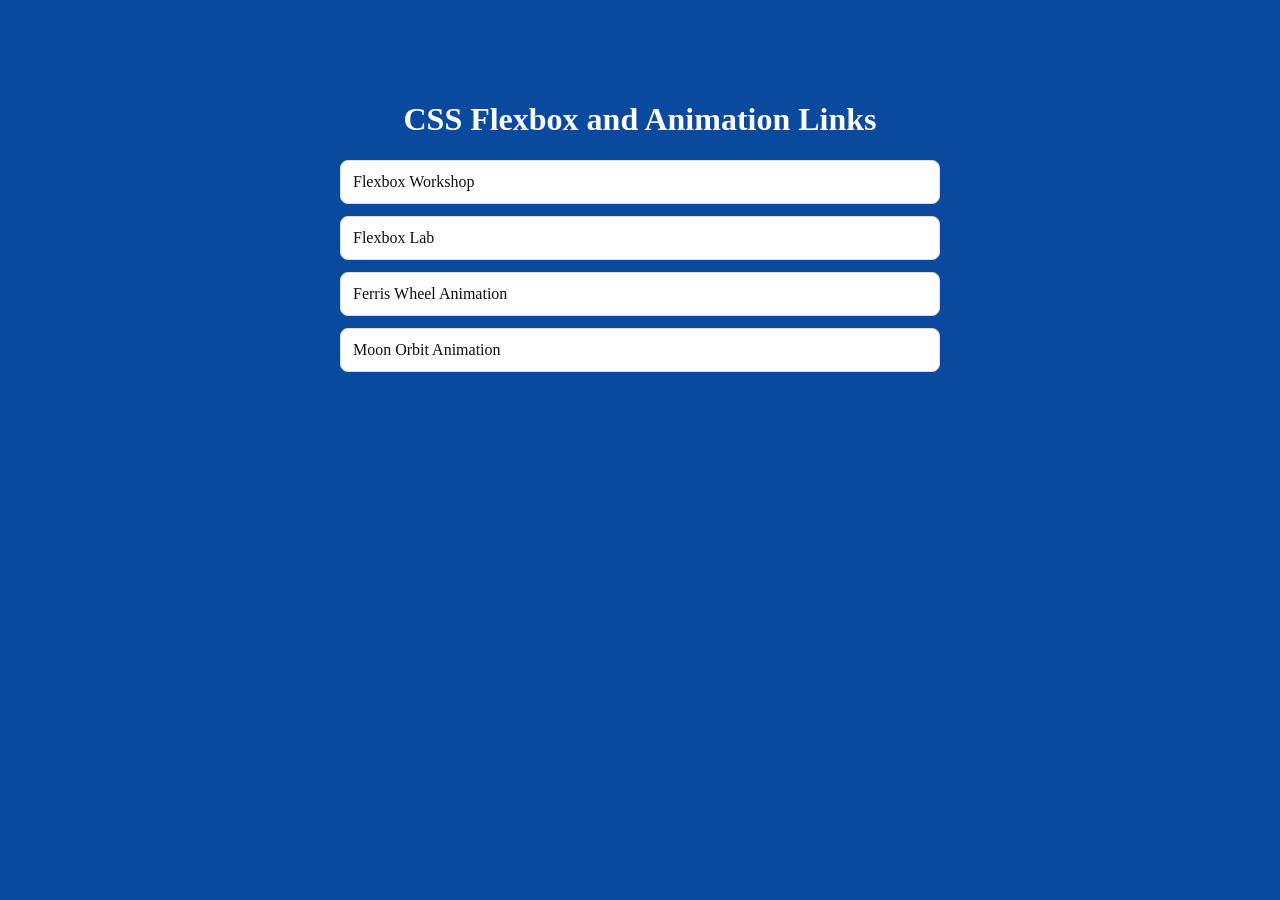
<file: index.html>
<!DOCTYPE html>
<html lang="en">
<head>
  <meta charset="UTF-8">
  <meta name="viewport" content="width=device-width, initial-scale=1.0">
  <title>Document</title>
</head>


<style>
  body {
    background: #0a4a9e;
    color: #141518;
    max-width: 600px;
    margin: 60px auto;
    padding: 20px;
  }

  h1 {
    color: #fdfdfd;
    text-align: center;
  }

  a {
    display: block;
    padding: 12px;
    background: white;
    color: #101011;
    text-decoration: none;
    border-radius: 8px;
    border: 1px solid #ddd;
    margin-bottom: 12px;
  }

  a:hover{
    background: #141518;
    color:white
  }
</style>

<body>
  <h1>CSS Flexbox and Animation Links</h1>

  
    <a href="flexbox-workshop/">Flexbox Workshop</a></li>
    <a href="flexbox-lab/">Flexbox Lab</a></li>
    <a href="animation-workshop/">Ferris Wheel Animation</a></>
    <a href="animation-lab/">Moon Orbit Animation</a></li>
  
</body>
</html>
</file>
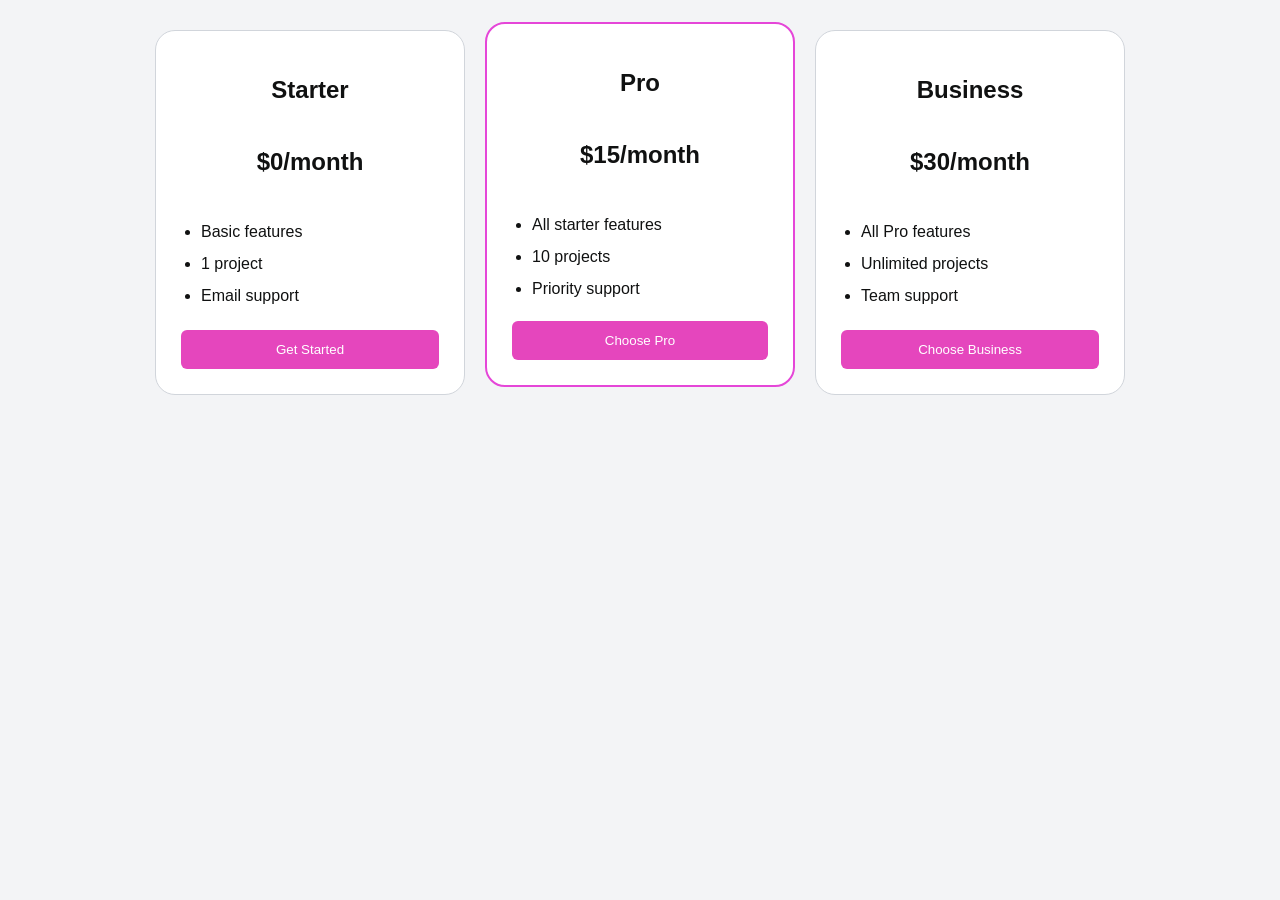
<file: flexbox-lab/index.html>
<!doctype html>
<html lang="en">
  <head>
    <meta charset="UTF-8" />
    <meta name="viewport" content="width=device-width, initial-scale=1.0" />
    <title>Pricing Plan</title>
    <link rel="stylesheet" href="style.css">
  </head>
  <body>
     <main class="pricing-container">

    <section class="plan">
      <h2>Starter</h2>
      <p class="price">$0/month</p>
      <ul>
        <li>Basic features</li>
        <li>1 project</li>
        <li>Email support</li>
      </ul>
      <button>Get Started</button>
    </section>

    <section class="plan popular">
      <h2>Pro</h2>
      <p class="price">$15/month</p>
      <ul>
        <li>All starter features</li>
        <li>10 projects</li>
        <li>Priority support</li>
      </ul>
      <button>Choose Pro</button>
    </section>

    <section class="plan">
      <h2>Business</h2>
      <p class="price">$30/month</p>
      <ul>
        <li>All Pro features</li>
        <li>Unlimited projects</li>
        <li>Team support</li>
      </ul>
      <button>Choose Business</button>
    </section>

  </main>
  </body>
</html>
</file>
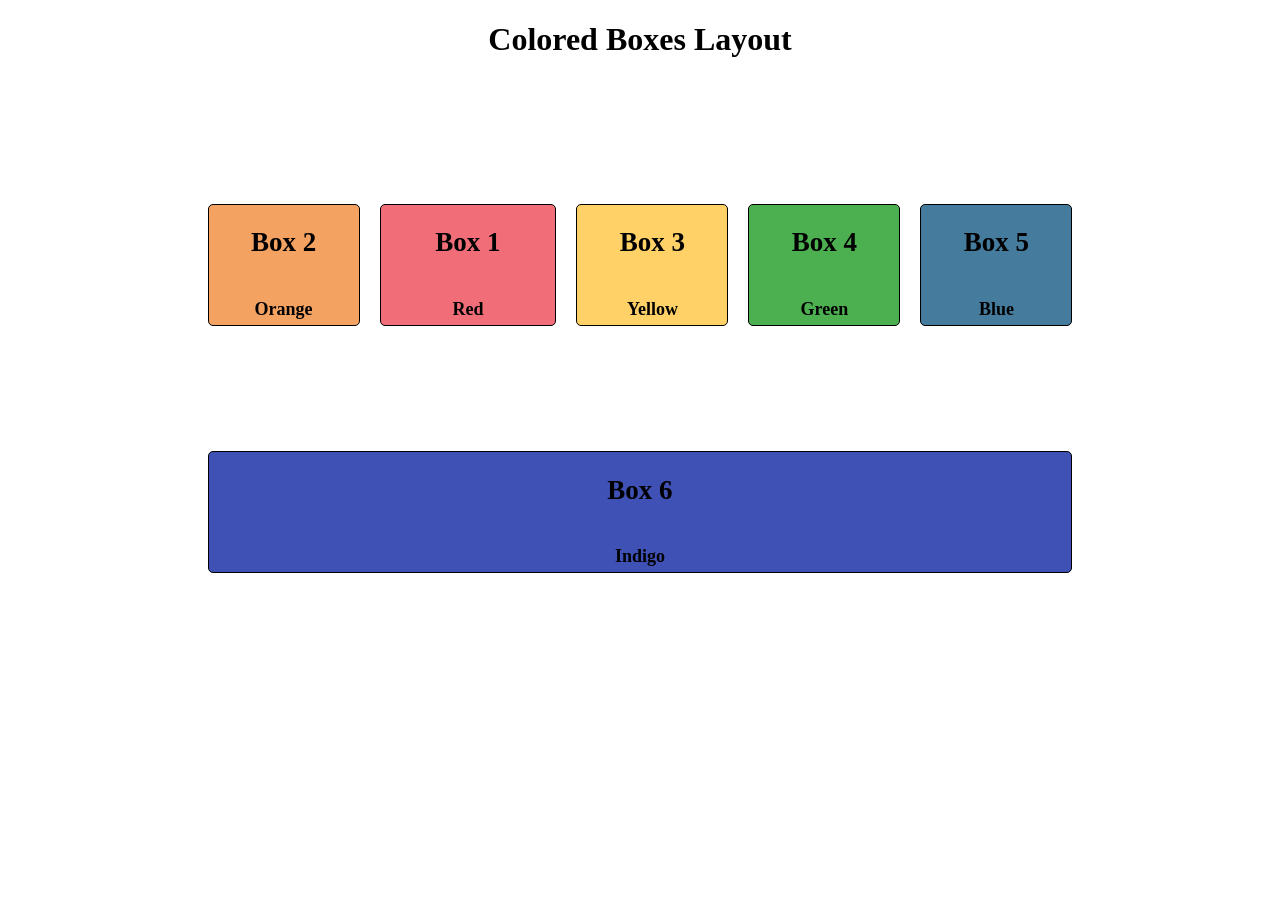
<file: flexbox-workshop/index.html>
<!DOCTYPE html>
<html lang="en">
<head>
  <meta charset="UTF-8">
  <meta name="viewport" content="width=device-width, initial-scale=1.0">
  <title>Colored Boxes</title>
  <link rel="stylesheet" href="styles.css">
</head>
<body>
  <header>
    <h1>Colored Boxes Layout</h1>
  </header>
  <div class="flex-container">
    <div class="box box1">
      <h2>Box 1</h2>
      <p>Red</p>
    </div>
    <div class="box box2">
      <h2>Box 2</h2>
      <p>Orange</p>
    </div>
    <div class="box box3">
      <h2>Box 3</h2>
      <p>Yellow</p>
    </div>
    <div class="box box4">
      <h2>Box 4</h2>
      <p>Green</p>
    </div>
    <div class="box box5">
      <h2>Box 5</h2>
      <p>Blue</p>
    </div>
    <div class="box box6">
      <h2>Box 6</h2>
      <p>Indigo</p>
    </div>
  </div>
</body>
</html>
</file>
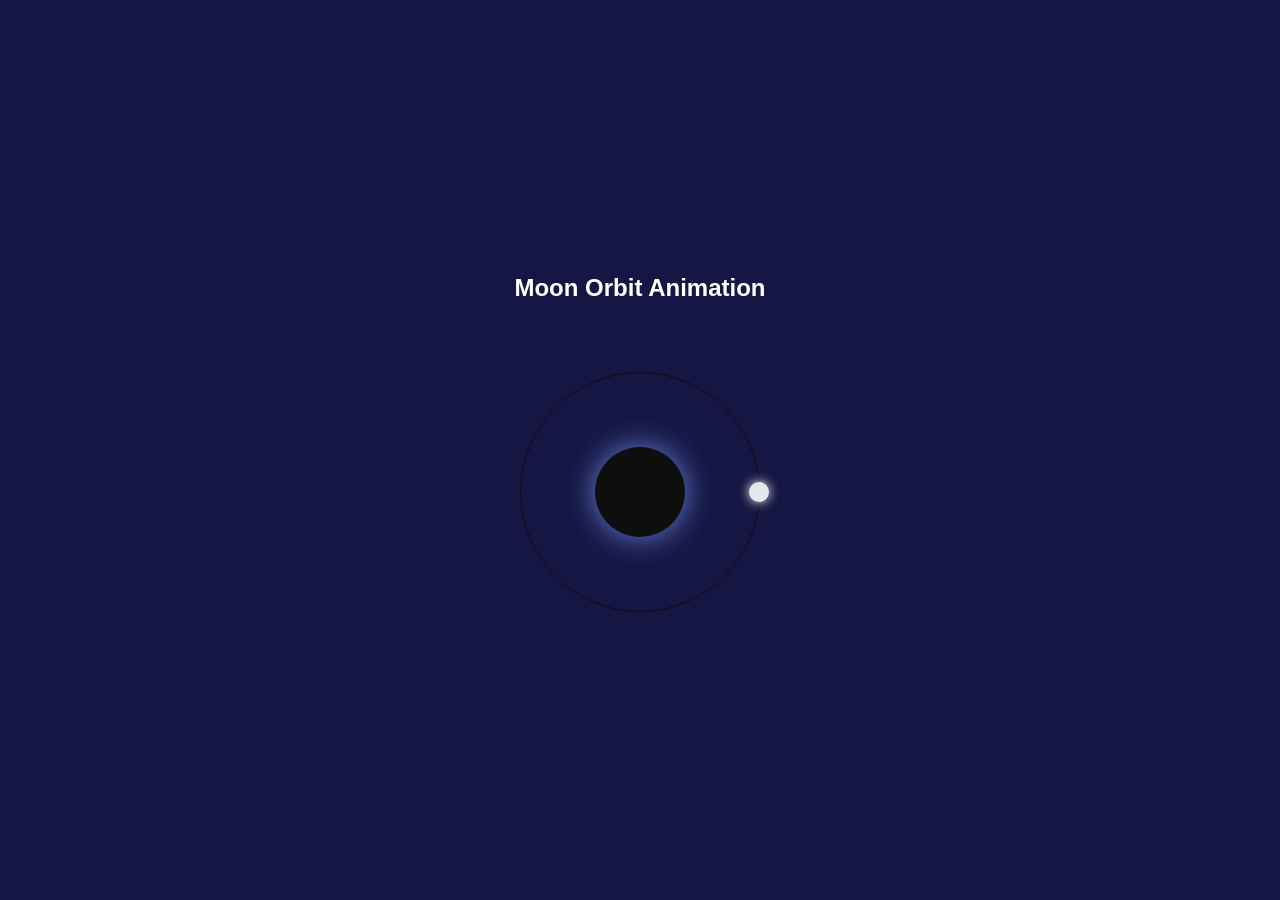
<file: animation-lab/animationlab.html>
<!DOCTYPE html>
<html lang="en">
<head>
  <meta charset="UTF-8">
  <meta name="viewport" content="width=device-width, initial-scale=1.0">
  <title>Moon Orbit</title>
  <link rel="stylesheet" href="animationlab.css">
</head>
<body>
  <h1>Moon Orbit Animation</h1>

  <div class="solar-system">
    <div class="div1"></div>
    <div class="div2">
      <div class="div3"></div>
    </div>
  </div>
</body>
</html>
</file>
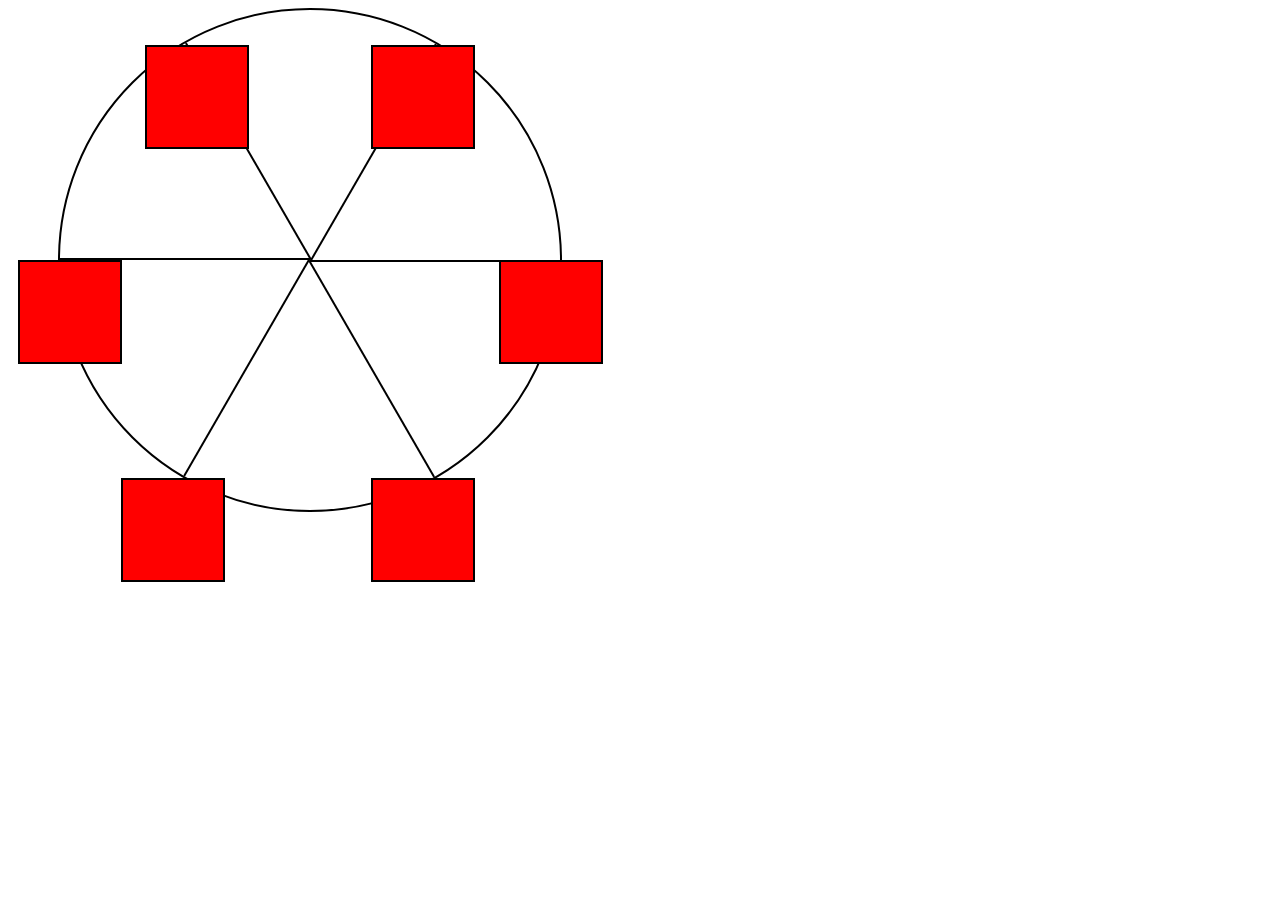
<file: animation-workshop/animationworkshop.html>
<!DOCTYPE html>
<html lang="en">
<head>
  <meta charset="UTF-8">
  <meta name="viewport" content="width=device-width, initial-scale=1.0">
  <title>Animated Ferris Wheel</title>
  <link rel="stylesheet" href="animationworkshop.css">
</head>
<body>
  <div class="wheel">
      <span class="line"></span>
      <span class="line"></span>
      <span class="line"></span>
      <span class="line"></span>
      <span class="line"></span>
      <span class="line"></span>

      <div class="cabin"></div>
      <div class="cabin"></div>
      <div class="cabin"></div>
      <div class="cabin"></div>
      <div class="cabin"></div>
      <div class="cabin"></div>
    </div>
</body>
</html>
</file>
<file: flexbox-lab/style.css>
* {
  box-sizing: border-box;
}

body {
  margin: 0;
  padding: 30px 20px;
  font-family: Arial, sans-serif;
  background: #f3f4f6;
  color: #101111;
}

header {
  text-align: center;
  margin-bottom: 30px;
}

.pricing-container {
  display: flex;
  justify-content: center;
  align-items: stretch;
  gap: 20px;
  flex-wrap: wrap;
  max-width: 1000px;
  margin: 0 auto;
}

.plan {
  display: flex;
  flex-direction: column;
  flex: 1 1 250px;
  max-width: 310px;
  padding: 25px;
  background: rgb(255, 255, 255);
  border: 1px solid #d1d5db;
  border-radius: 20px;
  text-align: center;
}

.plan ul {
  padding-left: 20px;
  text-align: left;
  line-height: 2;
}

.price {
  font-size: 1.5rem;
  font-weight: bold;
}

.plan button {
  margin-top: auto;
  padding: 12px;
  border: none;
  border-radius: 6px;
  background: #e546bd;
  color: white;
  cursor: pointer;
}

.popular {
  border: 2px solid #e546d8;
  transform: translateY(-8px);
}
</file>
<file: flexbox-workshop/styles.css>
h1 {
  text-align: center;
  margin-bottom: 10px;
}

.box {
  max-height: 120px;
  color: #000;
  border: 1px solid #000;
  display: flex;
  flex: 0 0 150px;
  flex-direction: column;
  align-items: center;
  margin: 10px;
  font-weight: bold;
  font-size: 1.125rem;
  border-radius: 5px;
  order: 0; 
}

.flex-container {
  display: flex;
  flex-wrap: wrap;
  width: 70%;
  height: 600px;
  padding: 10px;
  margin: 20px auto;
  align-content: space-evenly;
}

.box1 {
  background: #f16e79;
  order: 1; 
  flex-grow: 1;
}

.box2 {
  background: #f4a261;
  order: 0; 
}

.box3 {
  background: #ffd166;
  order: 2;
  flex-shrink: 3; 
}

.box4 {
  background: #4caf50;
  order: 3; 
}

.box5 {
  background: #457b9d;
  order: 4;
}

.box6{
  background: #3f51b5;
  order: 5;
  flex-grow: 1
}
</file>
<file: animation-lab/animationlab.css>
* {
  box-sizing: border-box;
}

body {
  margin: 0;
  min-height: 100vh;
  display: flex;
  flex-direction: column;
  align-items: center;
  justify-content: center;
  background: #151644;
  color: white;
  font-family: Arial, sans-serif;
}

h1 {
  text-align: center;
  font-size: 1.5rem;
  margin-bottom: 40px;
}

.solar-system {
  position: relative;
  width: 300px;
  height: 300px;
  display: flex;
  align-items: center;
  justify-content: center;
}

.div1 {
  width: 90px;
  height: 90px;
  background: #0e0e0f;
  border-radius: 50%;
  box-shadow: 0 0 30px #6984d6;
  z-index: 1;
}

.div2 {
  position: absolute;
  width: 240px;
  height: 240px;
  border: 1px solid #0d0d0e;
  border-radius: 50%;
  animation: orbit 6s linear infinite;
}

.div3 {
  position: absolute;
  top: 50%;
  right: -10px;
  width: 20px;
  height: 20px;
  background: #e5e7eb;
  border-radius: 50%;
  box-shadow: 0 0 12px white;
  transform: translateY(-50%);
}

@keyframes orbit {
  from {
    transform: rotate(0deg);
  }

  to {
    transform: rotate(360deg);
  }
}
</file>
<file: animation-workshop/animationworkshop.css>
.wheel {
  border: 2px solid black;
  border-radius: 50%;
  margin-left: 50px;
  position: absolute;
  height: 55vw;
  width: 55vw;
  max-width: 500px;
  max-height: 500px;
  animation-name: wheel;
  animation-duration: 10s;
  animation-iteration-count: infinite;
  animation-timing-function: linear;
}

.line {
  background-color: black;
  width: 50%;
  height: 2px;
  position: absolute;
  top: 50%;
  left: 50%;
  transform-origin: 0% 0%;
}

.line:nth-of-type(2) {
  transform: rotate(60deg);
}
.line:nth-of-type(3) {
  transform: rotate(120deg);
}
.line:nth-of-type(4) {
  transform: rotate(180deg);
}
.line:nth-of-type(5) {
  transform: rotate(240deg);
}
.line:nth-of-type(6) {
  transform: rotate(300deg);
}

.cabin {
  background-color: red;
  width: 20%;
  height: 20%;
  position: absolute;
  border: 2px solid;
  transform-origin: 50% 0%;
  animation: cabins 10s ease-in-out infinite;
}

.cabin:nth-of-type(1) {
  right: -8.5%;
  top: 50%;
}
.cabin:nth-of-type(2) {
  right: 17%;
  top: 93.5%;
}
.cabin:nth-of-type(3) {
  right: 67%;
  top: 93.5%;
}
.cabin:nth-of-type(4) {
  left: -8.5%;
  top: 50%;
}
.cabin:nth-of-type(5) {
  left: 17%;
  top: 7%;
}
.cabin:nth-of-type(6) {
  right: 17%;
  top: 7%;
}

@keyframes wheel {
  0% {
    transform: rotate(0deg);
  }
  100% {
    transform: rotate(360deg);
  }
}

@keyframes cabins {
  0% {
    transform: rotate(0deg);
  }
  25% {
    background-color: pink;
  }
  50% {
    background-color: purple;
  }
 75%{
  background-color: blue;
 }  
  100% {
    transform: rotate(-360deg);
  }
}
</file>
